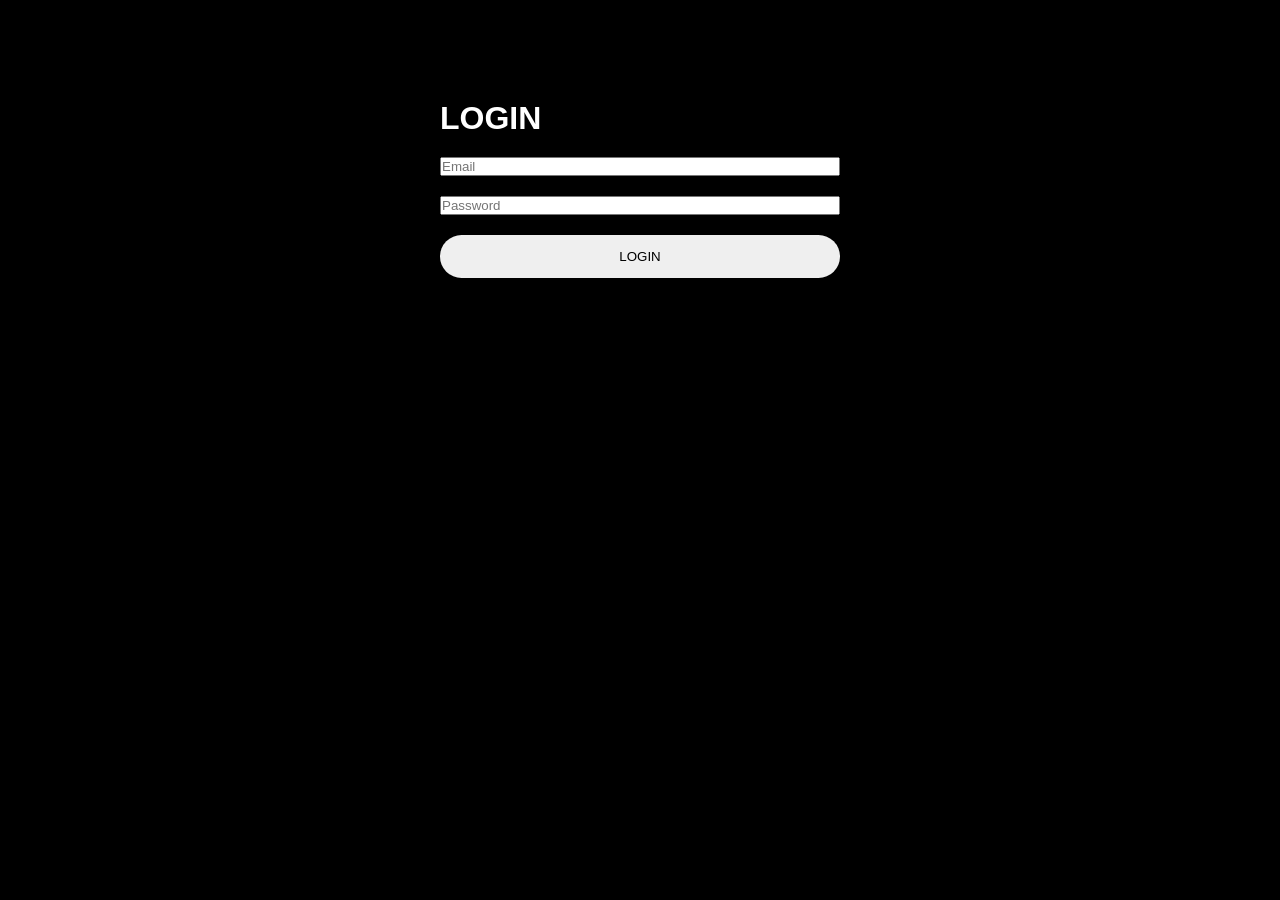
<file: login.html>
<!DOCTYPE html>
<html lang="en">
<head>
    <meta charset="UTF-8">
    <meta name="viewport" content="width=device-width, initial-scale=1.0">
    <title>Login</title>

    <link rel="stylesheet" href="style.css">
</head>

<body>

<div class="form-page">

    <h1>LOGIN</h1>

    <input type="text" placeholder="Email">

    <input type="password" placeholder="Password">

    <button>LOGIN</button>

</div>

</body>
</html>
</file>
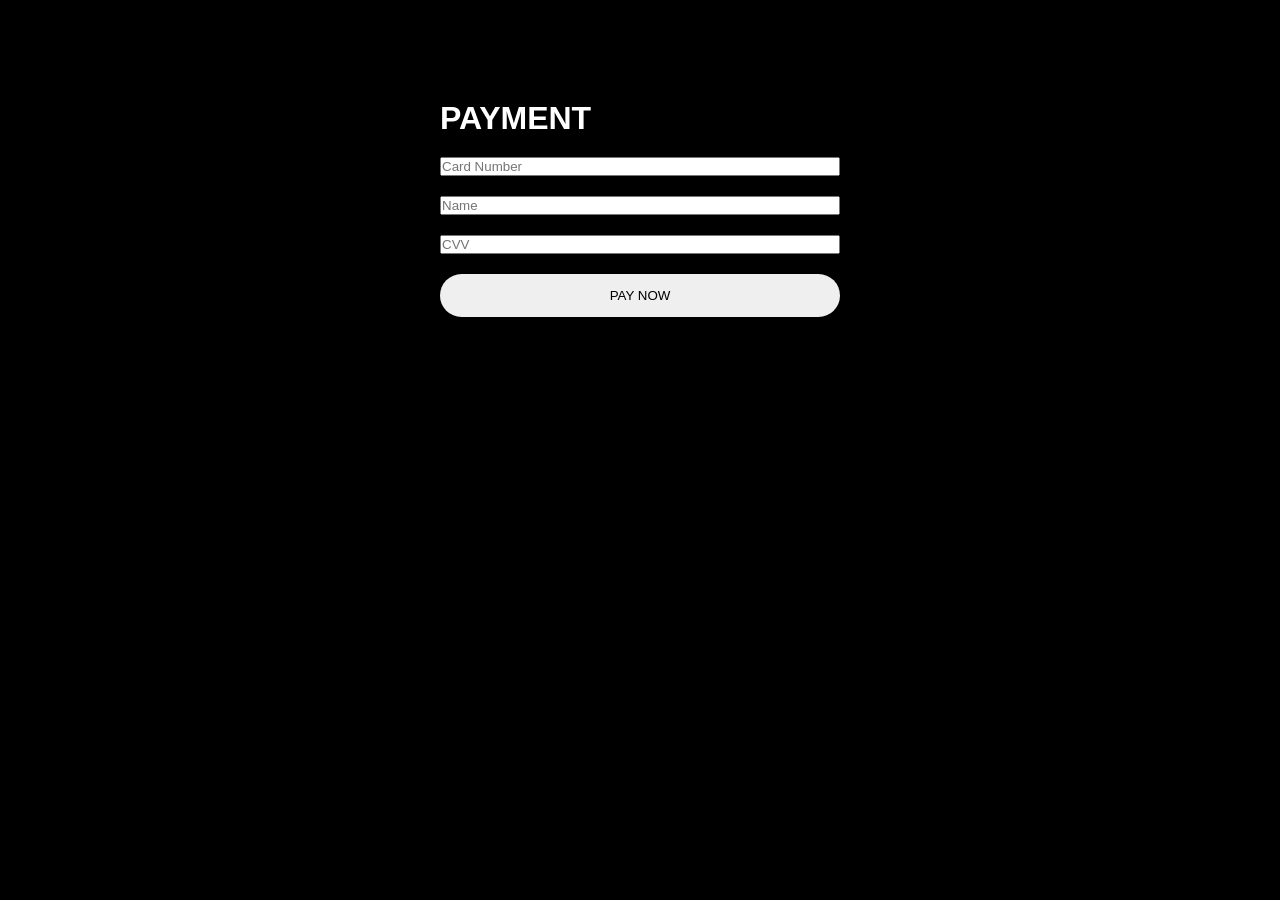
<file: payment.html>
<!DOCTYPE html>
<html lang="en">
<head>
    <meta charset="UTF-8">
    <meta name="viewport" content="width=device-width, initial-scale=1.0">
    <title>Payment</title>

    <link rel="stylesheet" href="style.css">
</head>

<body>

<div class="form-page">

    <h1>PAYMENT</h1>

    <input type="text" placeholder="Card Number">

    <input type="text" placeholder="Name">

    <input type="text" placeholder="CVV">

    <button>
        PAY NOW
    </button>

</div>

</body>
</html>
</file>
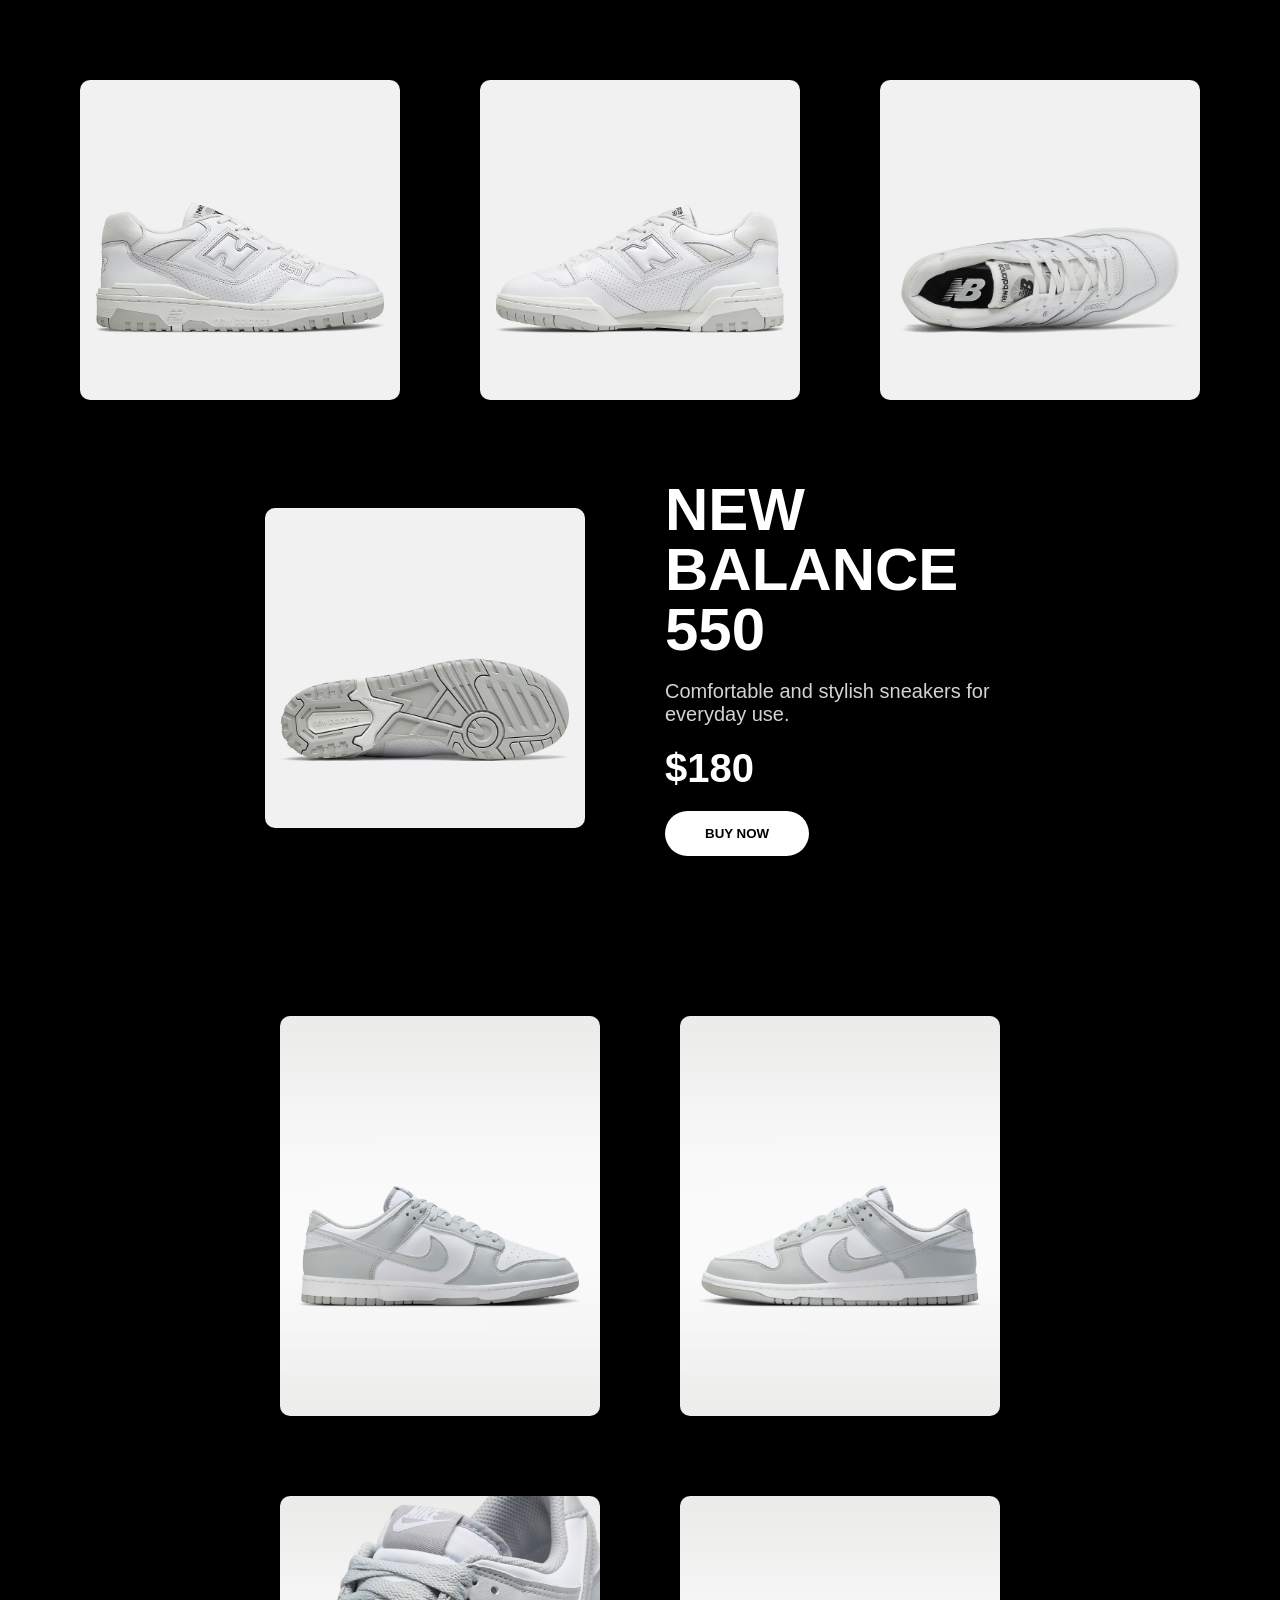
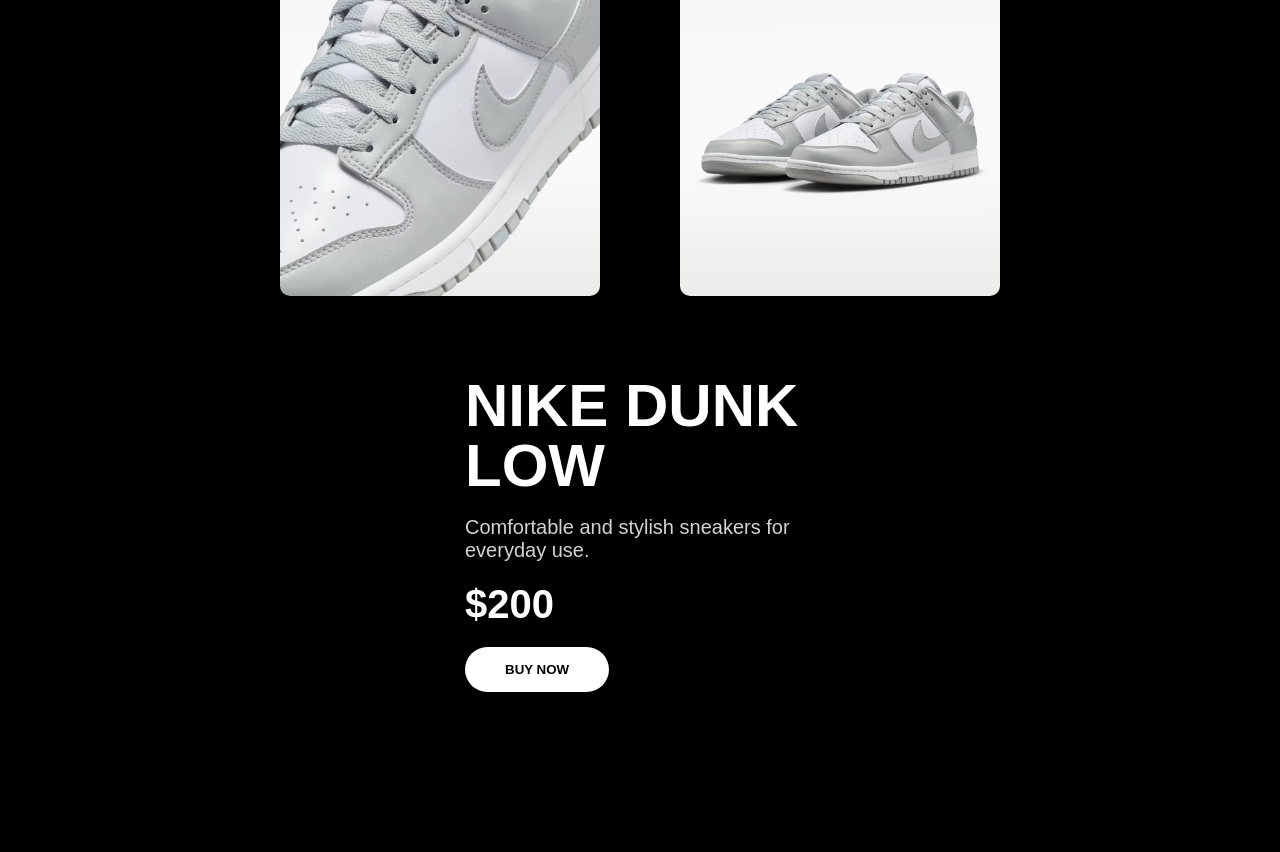
<file: product.html>
<!DOCTYPE html>
<html lang="en">
<head>
    <meta charset="UTF-8">
    <meta name="viewport" content="width=device-width, initial-scale=1.0">
    <title>Product</title>

    <link rel="stylesheet" href="style.css">

    <script src="script.js" defer></script>
</head>

<body>

<div class="product-page">

    <img src="picture/shose1.jpg" alt="">
    <img src="picture/shose2.jpg" alt="">
    <img src="picture/shose3.jpg" alt="">
    <img src="picture/shose4.jpg" alt="">


    <div class="product-info">


        <h1>NEW BALANCE 550</h1>

        <p>
            Comfortable and stylish sneakers for everyday use.
        </p>

        <h2>$180</h2>

        <button onclick="goPayment()">
            BUY NOW
        </button>
        </div>

        <div class="product-page">

    <img src="picture/shose5.jpg" alt="">
    <img src="picture/shose6.jpg" alt="">
    <img src="picture/shose7.jpg" alt="">
    <img src="picture/shose8.jpg" alt="">


    <div class="product-info">


        <h1>NIKE DUNK LOW</h1>

        <p>
            Comfortable and stylish sneakers for everyday use.
        </p>

        <h2>$200</h2>

        <button onclick="goPayment()">
            BUY NOW
        </button>
        </div>

</div>

</body>
</html>
</file>
<file: style.css>
*{
    margin:0;
    padding:0;
    box-sizing:border-box;
}

body{
    background:black;
    color:white;
    font-family:Arial;
}

/* HEADER */

header{
    display:flex;
    justify-content:space-between;
    align-items:center;
    padding:20px 40px;
}

.logo{
    line-height:1;
    font-size:28px;
    font-weight:bold;
}
.menu{
    display:flex;
    gap:25px;
}

.menu a{
    color:white;
    text-decoration:none;
    font-size:14px;
}

.icons{
    display:flex;
    gap:20px;
}

.icons i{
    cursor:pointer;
}

/* HERO */

.hero{
    text-align:center;
    padding:80px 20px;
}

.hero h1{
    font-size:70px;
    margin-bottom:20px;
}
.hero button{
    margin-top:20px;
}

/* PRODUCTS */

.products{
    display:grid;
    grid-template-columns:repeat(4,1fr);
    gap:20px;
    padding:40px;
}

.card{
    border:1px solid gray;
    padding:20px;
    text-align:center;
    position:relative;
    transition:0.5s;
}

.card:hover{
    transform:translateY(-10px);
    box-shadow:0 0 20px white;
}

.card img{
    width:180px;
}
.card h2{
    margin-top:20px;
}

.card p{
    margin:20px 0;
    color:lightgray;
}

button{
    padding:14px 35px;
    border:none;
    border-radius:30px;
    cursor:pointer;
    transition:0.3s;
}

button:hover{
    background:gray;
    color:white;
}

/* FAVORITE */

.favorite{
    position:absolute;
    top:20px;
    right:20px;
    font-size:22px;
    cursor:pointer;
}
.favorite.active{
    color:red;
}

/* FOOTER */

footer{
    background:white;
    color:black;
    padding:50px;
    margin-top:80px;
}

.footer-container{
    display:flex;
    justify-content:space-between;
    flex-wrap:wrap;
}

.footer-logo h2{
    line-height:1;
}

.footer-column h3{
    margin-bottom:20px;
}

.footer-column p{
    margin:10px 0;
}
.footer-apps{
    display:flex;
    flex-direction:column;
    align-items:flex-end;
    margin-top:-150px;
}

.footer-apps img{
    width:140px;
    margin-bottom:10px;
}

.footer-bottom{
    display:flex;
    justify-content:space-between;
    margin-top:40px;
}

.bottom-right{
    display:flex;
    gap:20px;
}

/* LOGIN + PAYMENT */

.form-page{
    width:400px;
    margin:100px auto;
    display:flex;
    flex-direction:column;
    gap:20px;
}
form-page input{
    padding:15px;
    border:none;
}

/* PRODUCT PAGE */

.product-page{
    display:flex;
    justify-content:center;
    align-items:center;
    gap:80px;

    padding:80px;
    min-height:100vh;

    flex-wrap:wrap;
}

.product-page img{
    width:320px;

    border-radius:10px;

    transition:0.5s;
}

/* CART */

.cart-page{
    padding:100px;
}

.cart-item{
    display:flex;
    align-items:center;
    gap:30px;
    margin-top:30px;
}
.cart-item img{
    width:200px;
}

/* MOBILE RESPONSIVE */

@media(max-width:768px){

    header{
        flex-direction:column;
        gap:20px;
    }

    .menu{
        flex-wrap:wrap;
        justify-content:center;
    }

    .products{
        grid-template-columns:1fr;
    }

    .product-page{
        flex-direction:column;
        text-align:center;
    }

    .footer-container{
        flex-direction:column;
        gap:30px;
    }
.footer-apps{
        align-items:flex-start;
        margin-top:30px;
    }

    .footer-bottom{
        flex-direction:column;
        gap:20px;
    }

}

.product-info{
    max-width:350px;
}

.product-info h1{
    font-size:60px;
    line-height:1;
    margin-bottom:20px;
}

.product-info p{
    color:lightgray;
    font-size:20px;
    margin-bottom:20px;
}

.product-info h2{
    font-size:40px;
    margin-bottom:20px;
}

.product-info button{
    padding:15px 40px;
    border:none;
    border-radius:30px;
    background:white;
    color:black;
    font-weight:bold;
    cursor:pointer;
    transition:0.3s;
}

.product-info button:hover{
    background:gray;
    color:white;
    transform:scale(1.05);
}

.product-page img:hover{
    transform:scale(1.05);
}
</file>
